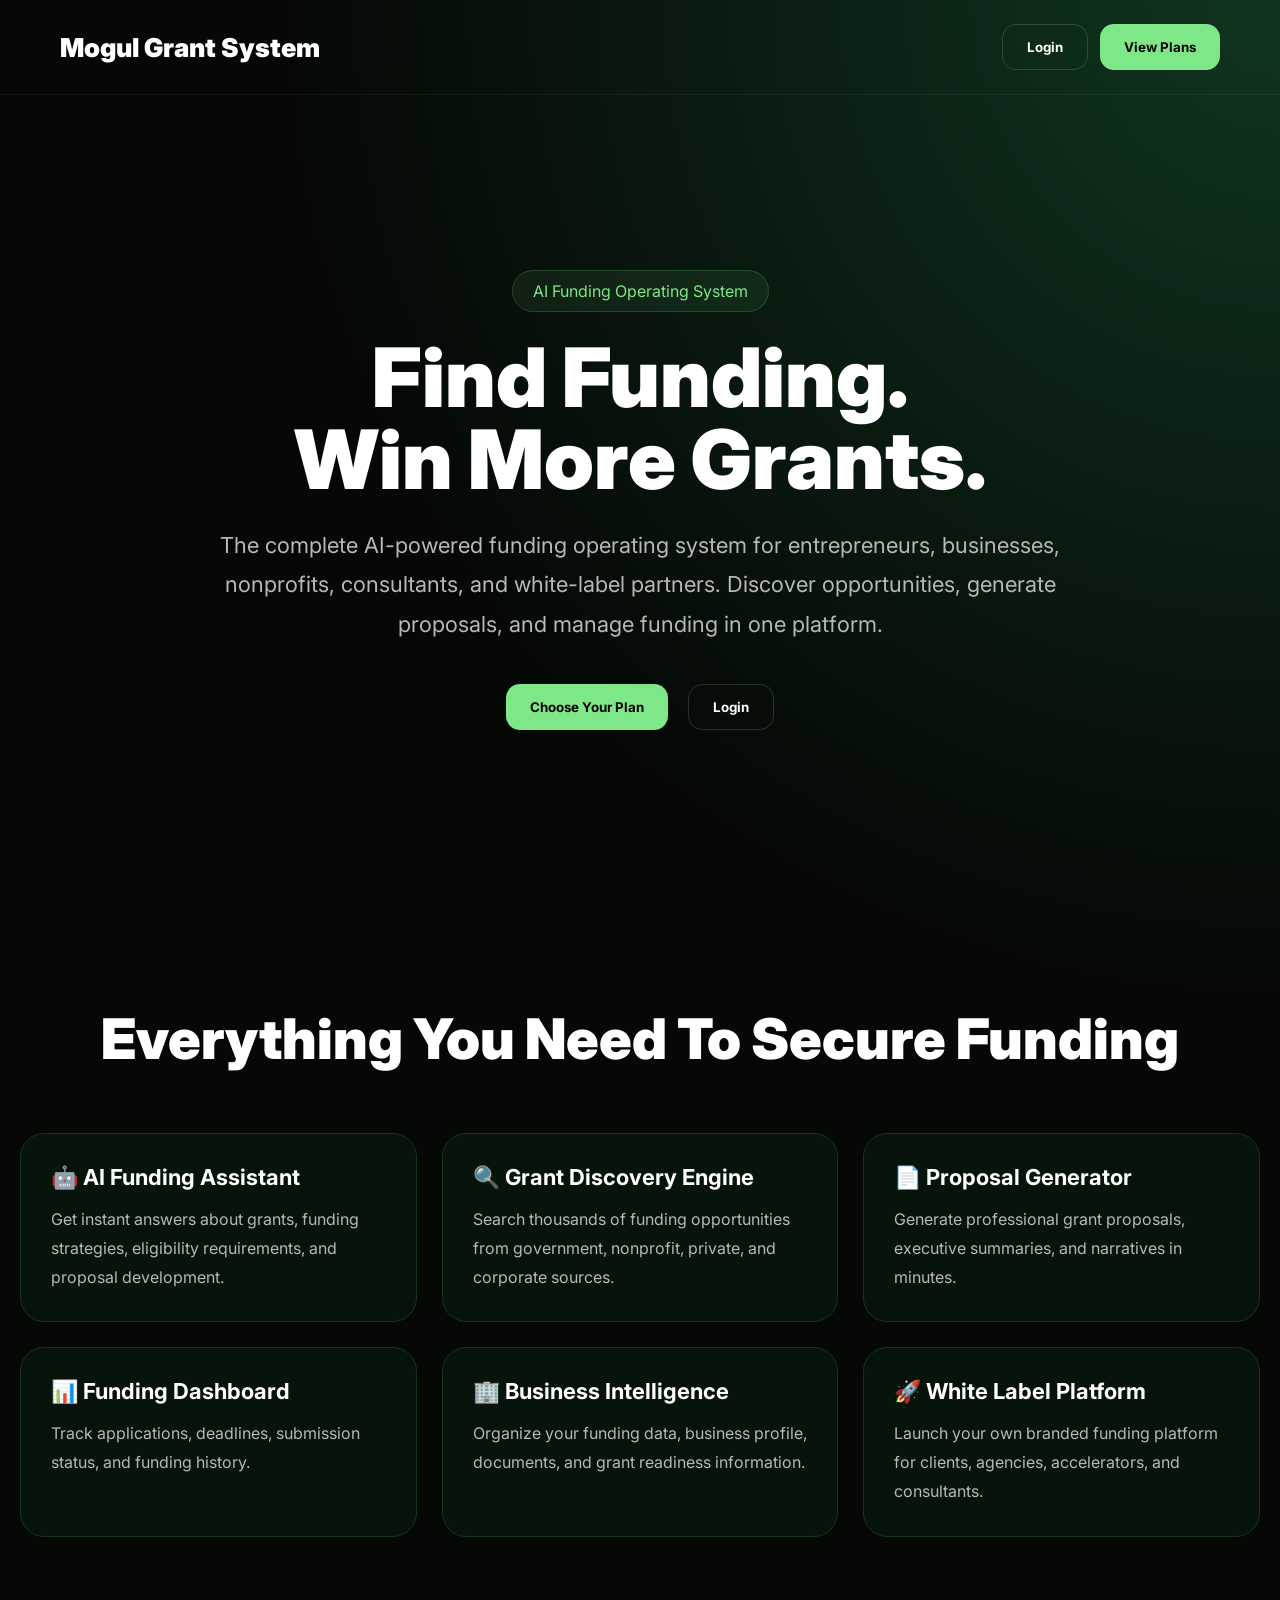
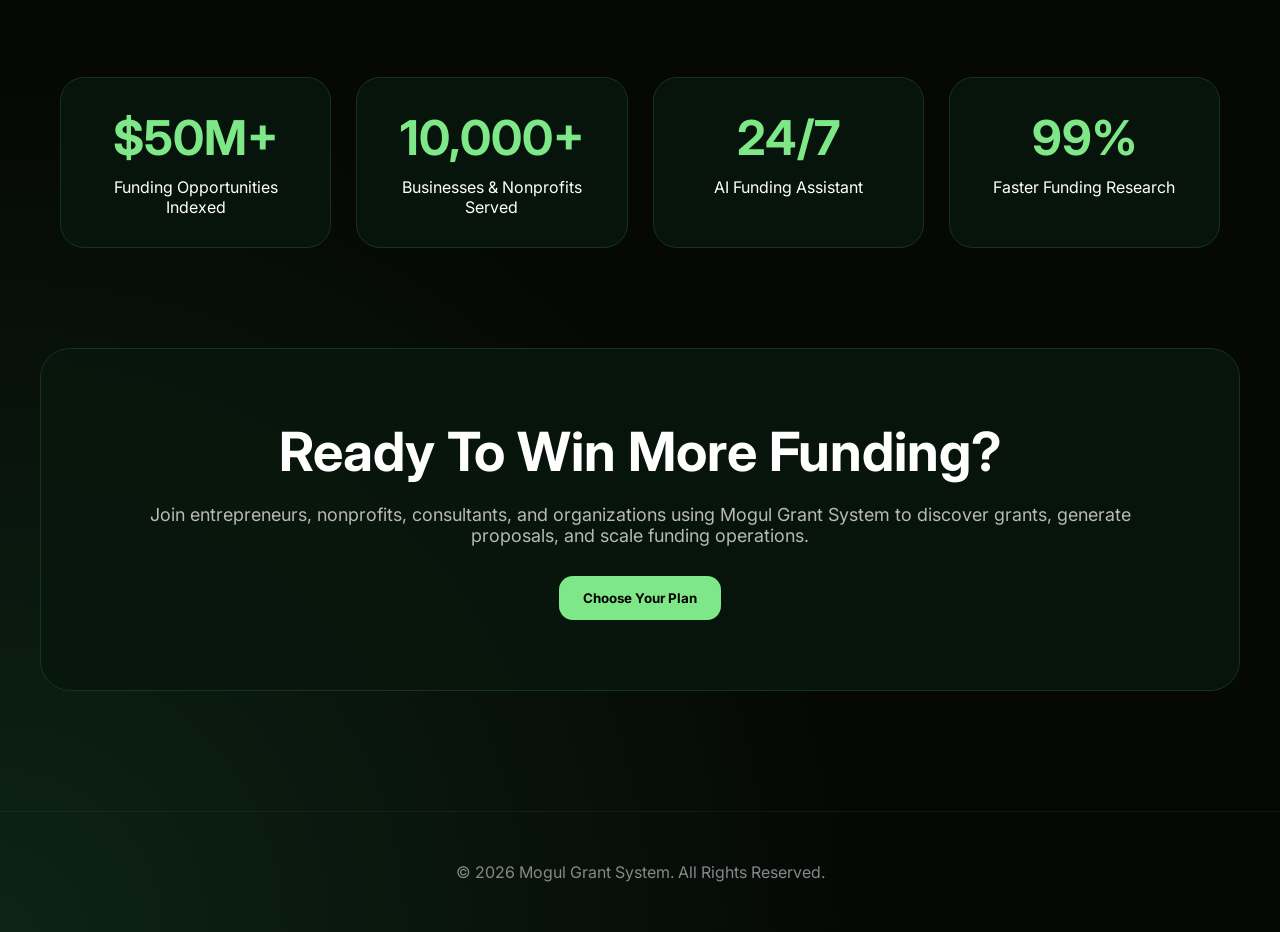
<file: index.html>
<!DOCTYPE html>
<html lang="en">
<head>
<meta charset="UTF-8">
<meta name="viewport" content="width=device-width, initial-scale=1.0">

<title>Mogul Grant System</title>

<link href="https://fonts.googleapis.com/css2?family=Inter:wght@300;400;500;600;700;800;900&display=swap" rel="stylesheet">

<style>

:root{
--bg:#050805;
--card:#08170d;
--border:#163320;
--accent:#7EE787;
--text:#ffffff;
--muted:#b8b8b8;
}

*{
margin:0;
padding:0;
box-sizing:border-box;
font-family:'Inter',sans-serif;
}

body{
background:
radial-gradient(circle at top right,#10351f 0%,transparent 35%),
radial-gradient(circle at bottom left,#0d2415 0%,transparent 30%),
var(--bg);
color:var(--text);
overflow-x:hidden;
}

.nav{
display:flex;
justify-content:space-between;
align-items:center;
padding:24px 60px;
border-bottom:1px solid rgba(255,255,255,.05);
}

.logo{
font-size:26px;
font-weight:900;
}

.nav-buttons{
display:flex;
gap:12px;
}

.btn{
padding:14px 24px;
border-radius:14px;
border:none;
cursor:pointer;
font-weight:700;
transition:.25s;
}

.btn-primary{
background:var(--accent);
color:black;
}

.btn-secondary{
background:transparent;
color:white;
border:1px solid rgba(255,255,255,.15);
}

.hero{
min-height:90vh;
display:flex;
justify-content:center;
align-items:center;
text-align:center;
padding:60px 20px;
}

.hero-content{
max-width:1000px;
}

.badge{
display:inline-block;
padding:10px 20px;
border-radius:999px;
background:rgba(126,231,135,.08);
border:1px solid rgba(126,231,135,.18);
color:var(--accent);
margin-bottom:25px;
}

.hero h1{
font-size:82px;
font-weight:900;
line-height:1;
margin-bottom:25px;
}

.hero p{
font-size:22px;
line-height:1.8;
max-width:850px;
margin:auto;
color:var(--muted);
margin-bottom:40px;
}

.hero-actions{
display:flex;
justify-content:center;
gap:20px;
flex-wrap:wrap;
}

.features{
max-width:1300px;
margin:auto;
padding:100px 20px;
}

.section-title{
font-size:56px;
font-weight:900;
text-align:center;
margin-bottom:60px;
}

.feature-grid{
display:grid;
grid-template-columns:repeat(3,1fr);
gap:25px;
}

.feature{
background:rgba(8,23,13,.8);
border:1px solid var(--border);
border-radius:24px;
padding:30px;
}

.feature h3{
font-size:22px;
margin-bottom:15px;
}

.feature p{
color:var(--muted);
line-height:1.8;
}

.stats{
max-width:1200px;
margin:auto;
padding:40px 20px 100px;
display:grid;
grid-template-columns:repeat(4,1fr);
gap:25px;
}

.stat{
background:rgba(8,23,13,.8);
border:1px solid var(--border);
border-radius:24px;
padding:30px;
text-align:center;
}

.stat h2{
font-size:48px;
color:var(--accent);
margin-bottom:10px;
}

.cta{
max-width:1200px;
margin:0 auto 120px;
padding:70px;
text-align:center;
background:rgba(8,23,13,.8);
border:1px solid var(--border);
border-radius:30px;
}

.cta h2{
font-size:54px;
margin-bottom:20px;
}

.cta p{
color:var(--muted);
font-size:18px;
margin-bottom:30px;
}

.footer{
padding:50px;
text-align:center;
border-top:1px solid rgba(255,255,255,.05);
color:#888;
}

@media(max-width:1000px){

.hero h1{
font-size:52px;
}

.feature-grid,
.stats{
grid-template-columns:1fr;
}

.section-title{
font-size:40px;
}

.nav{
padding:20px;
}

}

</style>
</head>

<body>

<nav class="nav">

<div class="logo">
Mogul Grant System
</div>

<div class="nav-buttons">

<button
class="btn btn-secondary"
onclick="window.location.href='login.html'">
Login
</button>

<button
class="btn btn-primary"
onclick="window.location.href='pricing.html'">
View Plans
</button>

</div>

</nav>

<section class="hero">

<div class="hero-content">

<div class="badge">
AI Funding Operating System
</div>

<h1>
Find Funding.<br>
Win More Grants.
</h1>

<p>
The complete AI-powered funding operating system for entrepreneurs,
businesses, nonprofits, consultants, and white-label partners.
Discover opportunities, generate proposals, and manage funding
in one platform.
</p>

<div class="hero-actions">

<button
class="btn btn-primary"
onclick="window.location.href='pricing.html'">
Choose Your Plan
</button>

<button
class="btn btn-secondary"
onclick="window.location.href='login.html'">
Login
</button>

</div>

</div>

</section>
<section class="features">

<h2 class="section-title">
Everything You Need To Secure Funding
</h2>

<div class="feature-grid">

<div class="feature">
<h3>🤖 AI Funding Assistant</h3>
<p>
Get instant answers about grants, funding strategies,
eligibility requirements, and proposal development.
</p>
</div>

<div class="feature">
<h3>🔍 Grant Discovery Engine</h3>
<p>
Search thousands of funding opportunities from
government, nonprofit, private, and corporate sources.
</p>
</div>

<div class="feature">
<h3>📄 Proposal Generator</h3>
<p>
Generate professional grant proposals,
executive summaries, and narratives in minutes.
</p>
</div>

<div class="feature">
<h3>📊 Funding Dashboard</h3>
<p>
Track applications, deadlines,
submission status, and funding history.
</p>
</div>

<div class="feature">
<h3>🏢 Business Intelligence</h3>
<p>
Organize your funding data, business profile,
documents, and grant readiness information.
</p>
</div>

<div class="feature">
<h3>🚀 White Label Platform</h3>
<p>
Launch your own branded funding platform
for clients, agencies, accelerators, and consultants.
</p>
</div>

</div>

</section>

<section class="stats">

<div class="stat">
<h2>$50M+</h2>
<p>Funding Opportunities Indexed</p>
</div>

<div class="stat">
<h2>10,000+</h2>
<p>Businesses & Nonprofits Served</p>
</div>

<div class="stat">
<h2>24/7</h2>
<p>AI Funding Assistant</p>
</div>

<div class="stat">
<h2>99%</h2>
<p>Faster Funding Research</p>
</div>

</section>

<section class="cta">

<h2>
Ready To Win More Funding?
</h2>

<p>
Join entrepreneurs, nonprofits, consultants,
and organizations using Mogul Grant System
to discover grants, generate proposals,
and scale funding operations.
</p>

<button
class="btn btn-primary"
onclick="window.location.href='pricing.html'">
Choose Your Plan
</button>

</section>

<footer class="footer">

© 2026 Mogul Grant System.
All Rights Reserved.

</footer>

</body>
</html>
</file>
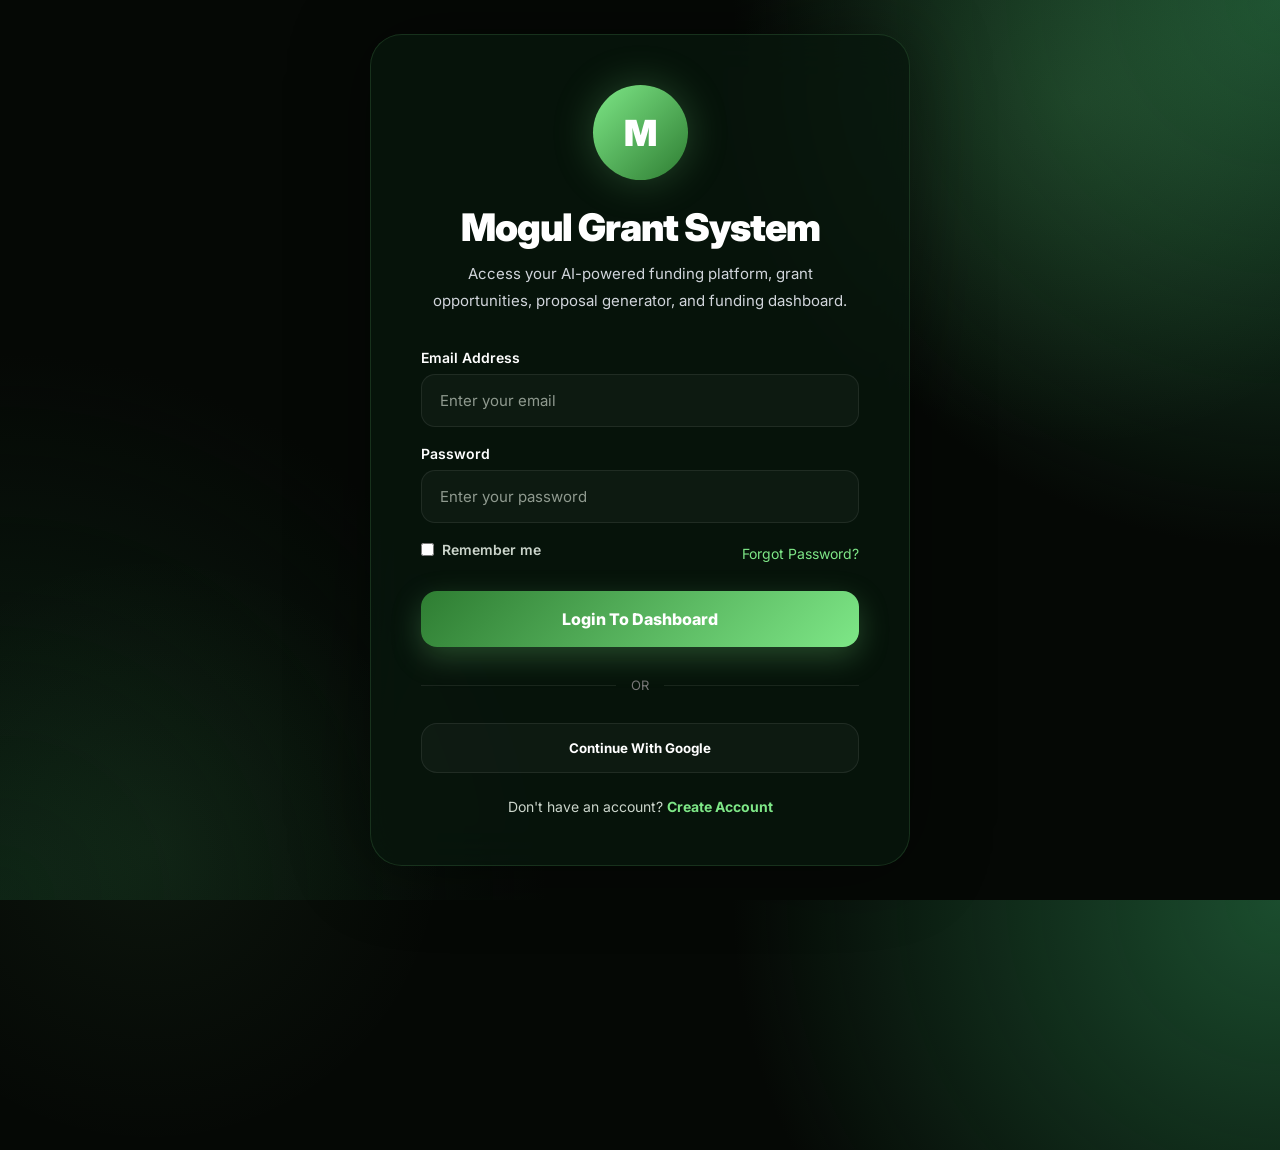
<file: dashboard.html>
<!DOCTYPE html>

<html lang="en">
<head>

<meta charset="UTF-8">
<meta name="viewport" content="width=device-width, initial-scale=1.0">

<title>Mogul Grant System Dashboard</title>

<link href="https://fonts.googleapis.com/css2?family=Inter:wght@300;400;500;600;700;800;900&display=swap" rel="stylesheet">

<style>

:root{
--bg:#050805;
--card:#08170d;
--border:#163320;
--accent:#7EE787;
--text:#ffffff;
--muted:#b4c1b4;
}

*{
margin:0;
padding:0;
box-sizing:border-box;
font-family:'Inter',sans-serif;
}

body{
background:var(--bg);
color:white;
overflow:hidden;
}

.dashboard{
display:flex;
height:100vh;
}

/* SIDEBAR */

.sidebar{

width:280px;

background:
rgba(8,23,13,.95);

border-right:
1px solid rgba(126,231,135,.08);

padding:25px;

display:flex;
flex-direction:column;

}

.brand{

display:flex;
align-items:center;
gap:15px;

margin-bottom:40px;

}

.logo{

width:55px;
height:55px;

border-radius:50%;

background:
linear-gradient(
135deg,
#2E7D32,
#7EE787
);

display:flex;
justify-content:center;
align-items:center;

font-size:24px;
font-weight:900;

}

.brand h2{
font-size:20px;
font-weight:800;
}

.brand p{
font-size:12px;
color:var(--muted);
}

.nav{

display:flex;
flex-direction:column;
gap:10px;

}

.nav button{

background:none;
border:none;

color:white;

padding:15px;

border-radius:14px;

cursor:pointer;

text-align:left;

font-size:15px;

transition:.25s;

}

.nav button:hover{

background:
rgba(126,231,135,.08);

}

.logout{

margin-top:auto;

background:
rgba(255,0,0,.08);

border:none;

padding:15px;

border-radius:14px;

color:#ffb4b4;

cursor:pointer;

}

/* MAIN */

.main{

flex:1;

display:flex;
flex-direction:column;

overflow:hidden;

}

.header{

height:90px;

display:flex;
justify-content:space-between;
align-items:center;

padding:0 30px;

border-bottom:
1px solid rgba(255,255,255,.05);

background:
rgba(8,23,13,.75);

}

.user-info h3{
font-size:20px;
}

.user-info p{
color:var(--muted);
}

.plan-badge{

padding:10px 18px;

border-radius:999px;

background:
rgba(126,231,135,.08);

border:
1px solid rgba(126,231,135,.15);

color:#7EE787;

font-weight:700;

}

.content{

flex:1;

overflow-y:auto;

padding:30px;

}

.cards{

display:grid;

grid-template-columns:
repeat(3,1fr);

gap:25px;

margin-bottom:30px;

}

.card{

background:
rgba(8,23,13,.8);

border:
1px solid rgba(126,231,135,.08);

border-radius:24px;

padding:25px;

}

.card h3{

font-size:18px;
margin-bottom:10px;

}

.card p{

color:var(--muted);

line-height:1.8;

}

.quick-actions{

display:flex;
gap:15px;

margin-top:20px;

flex-wrap:wrap;

}

.action-btn{

padding:15px 20px;

border:none;

border-radius:14px;

background:
linear-gradient(
135deg,
#2E7D32,
#7EE787
);

color:white;

font-weight:700;

cursor:pointer;

}

.module{

background:
rgba(8,23,13,.8);

border:
1px solid rgba(126,231,135,.08);

border-radius:24px;

padding:25px;

margin-bottom:25px;

}

.module h2{

margin-bottom:20px;

}

textarea{

width:100%;

height:150px;

background:#111;

border:
1px solid rgba(255,255,255,.08);

border-radius:16px;

padding:18px;

color:white;

resize:none;

}

.search-btn{

margin-top:15px;

padding:15px 20px;

border:none;

border-radius:14px;

background:
linear-gradient(
135deg,
#2E7D32,
#7EE787
);

color:white;

font-weight:700;

cursor:pointer;

}

@media(max-width:1000px){

.sidebar{
display:none;
}

.cards{
grid-template-columns:1fr;
}

}

</style>

</head>

<body>

<script>

const token =
localStorage.getItem(
"token"
);

if(!token){

window.location.href =
"login.html";

}

</script>

<div class="dashboard">

<!-- SIDEBAR -->

<div class="sidebar">

<div class="brand">

<div class="logo">
M
</div>

<div>

<h2>
Mogul Grant System
</h2>

<p>
Funding Platform
</p>

</div>

</div>

<div class="nav">

<button>
🏠 Dashboard
</button>

<button>
🤖 AI Assistant
</button>

<button>
🔍 Grant Search
</button>

<button>
📄 Proposal Generator
</button>

<button>
⭐ Saved Grants
</button>

<button>
👤 Profile
</button>

</div>

<button
class="logout"
onclick="logout()"

>

🚪 Logout </button>

</div>

<!-- MAIN -->

<div class="main">

<div class="header">

<div class="user-info">

<h3 id="userName">
Welcome
</h3>

<p id="userEmail">
Loading...
</p>

</div>

<div
id="planBadge"
class="plan-badge"
>
Plan
</div>

</div>

<div class="content">

<div class="cards">

<div class="card">

<h3>
Grant Search
</h3>

<p>
Find funding opportunities
matched to your business.
</p>

</div>

<div class="card">

<h3>
Proposal Generator
</h3>

<p>
Generate professional
grant proposals instantly.
</p>

</div>

<div class="card">

<h3>
AI Funding Assistant
</h3>

<p>
Get strategic funding advice
powered by AI.
</p>

</div>

</div>

<div class="module">

<h2>
AI Funding Assistant
</h2>

<textarea
id="chatInput"
placeholder="Ask about grants, funding, or proposal strategy..."
></textarea>

<button
class="search-btn"
onclick="sendMessage()"

>

Ask AI </button>

</div>

<div class="module">

<h2>
Grant Search
</h2>

<textarea
id="grantSearch"
placeholder="Describe your business or funding goals..."
></textarea>

<button
class="search-btn"
onclick="searchGrants()"

>

Search Grants </button>

</div>

<div
id="results"
class="module"
>

<h2>
Results
</h2>

<p>
Search results will appear here.
</p>

</div>

</div>

</div>

</div>

<script>

const API_BASE =
"https://mogul-grant-system-backend-production.up.railway.app";

const user =
JSON.parse(
localStorage.getItem(
"user"
)
);

if(user){

document.getElementById(
"userName"
).innerText =
"Welcome, " +
(user.fullName || user.name)

document.getElementById(
"userEmail"
).innerText =
user.email;

document.getElementById(
"planBadge"
).innerText =
user.plan;

}

function logout(){

localStorage.clear();

window.location.href =
"login.html";

}

async function sendMessage(){

const prompt =
document.getElementById(
"chatInput"
).value;

if(!prompt){
return;
}

document.getElementById(
"results"
).innerHTML =
"<h2>Results</h2><p>Thinking...</p>";

try{

const response =
await fetch(
API_BASE + "/chat",
{
method:"POST",
headers:{
"Content-Type":"application/json"
},
body:JSON.stringify({
message:prompt
})
}
);

const data =
await response.json();

document.getElementById(
"results"
).innerHTML =
`
<h2>AI Response</h2>
<p>
${data.response || JSON.stringify(data)}
</p>
`;

}catch(error){

document.getElementById(
"results"
).innerHTML =
`
<h2>Error</h2>
<p>
${error.message}
</p>
`;

}
  
}

async function searchGrants(){

const query =
document.getElementById(
"grantSearch"
).value;

if(!query){
return;
}

document.getElementById(
"results"
).innerHTML =
"<h2>Results</h2><p>Searching...</p>";

try{

const response =
await fetch(
API_BASE + "/grant-search",
{
method:"POST",
headers:{
"Content-Type":"application/json"
},
body:JSON.stringify({
query:query
})
}
);

const data =
await response.json();

document.getElementById(
"results"
).innerHTML =
`
<h2>Grant Results</h2>
<pre style="
white-space:pre-wrap;
color:white;
">
${JSON.stringify(data,null,2)}
</pre>
`;

}catch(error){

document.getElementById(
"results"
).innerHTML =
`
<h2>Error</h2>
<p>${error.message}</p>
`;

}

}

</script>

</body>
</html>
</file>
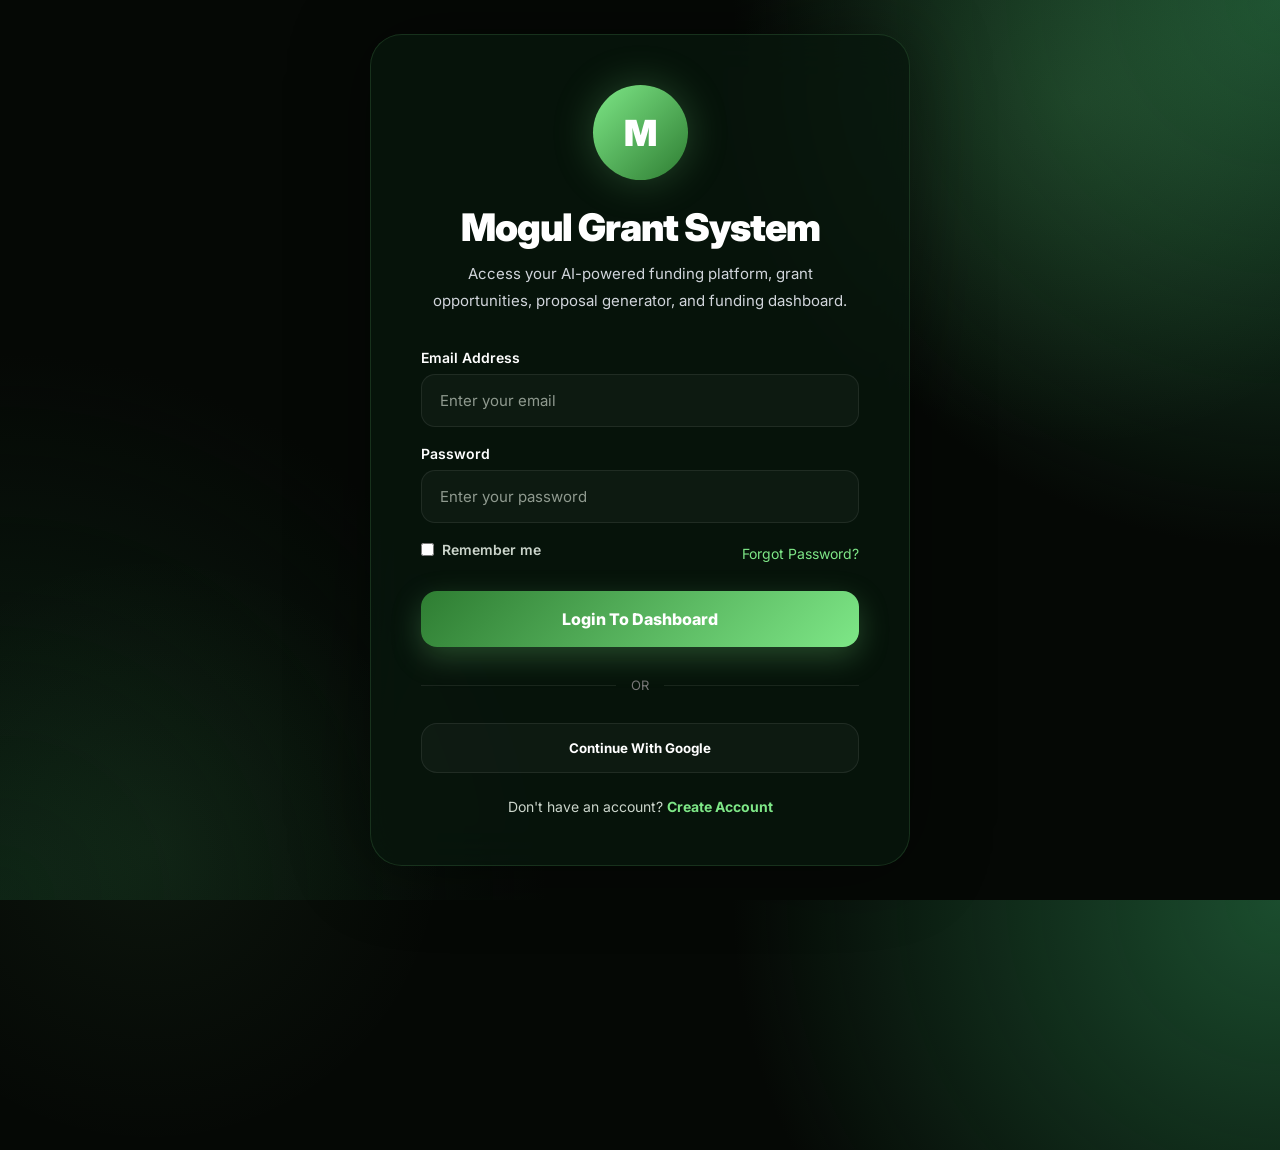
<file: login.html>
<!DOCTYPE html>
<html lang="en">
<head>

<meta charset="UTF-8">
<meta name="viewport" content="width=device-width, initial-scale=1.0">

<title>Mogul Grant System - Login</title>

<link href="https://fonts.googleapis.com/css2?family=Inter:wght@300;400;500;600;700;800;900&display=swap" rel="stylesheet">

<style>

:root{
--bg:#050805;
--card:#08170d;
--border:#163320;
--accent:#7EE787;
--text:#ffffff;
--muted:#c9d1c9;
}

*{
margin:0;
padding:0;
box-sizing:border-box;
font-family:'Inter',sans-serif;
}

html,
body{
height:100%;
}

body{

min-height:100vh;

background:
radial-gradient(circle at top right,#1b4d2e 0%,transparent 35%),
radial-gradient(circle at bottom left,#0b1f12 0%,transparent 35%),
#050805;

display:flex;
justify-content:center;
align-items:center;

padding:30px;

 overflow-x:hidden;
 overflow-y:auto;
 min-height:100vh;

color:#ffffff;

}

body::before{

content:"";

position:absolute;

width:700px;
height:700px;

background:
radial-gradient(
circle,
rgba(126,231,135,.12),
transparent 70%
);

top:-250px;
right:-150px;

pointer-events:none;

}

body::after{

content:"";

position:absolute;

width:600px;
height:600px;

background:
radial-gradient(
circle,
rgba(126,231,135,.06),
transparent 70%
);

bottom:-250px;
left:-150px;

pointer-events:none;

}

.login-card{

width:100%;
max-width:540px;

background:
rgba(8,23,13,.82);

backdrop-filter:blur(25px);

-webkit-backdrop-filter:blur(25px);

border:
1px solid rgba(126,231,135,.14);

border-radius:32px;

padding:50px;

position:relative;

z-index:2;

color:#ffffff;

box-shadow:
0 0 80px rgba(0,0,0,.45);

}

.logo{

display:flex;
justify-content:center;

margin-bottom:24px;

}

.logo-circle{

width:95px;
height:95px;

border-radius:50%;

background:
linear-gradient(
135deg,
#7EE787,
#2E7D32
);

display:flex;
justify-content:center;
align-items:center;

font-size:36px;
font-weight:900;

color:#ffffff;

box-shadow:
0 0 40px rgba(126,231,135,.25);

}

.brand{

text-align:center;

margin-bottom:35px;

color:#ffffff;

}

.brand h1{

font-size:38px;

font-weight:900;

margin-bottom:10px;

color:#ffffff !important;

letter-spacing:-1px;

}

.brand p{

font-size:15px;

line-height:1.8;

color:#d1d5db;

}

.error{

display:none;

margin-bottom:20px;

padding:15px;

border-radius:14px;

background:
rgba(255,0,0,.08);

border:
1px solid rgba(255,0,0,.15);

color:#ff9f9f;

font-size:14px;

}

.form-group{

margin-bottom:18px;

}

label{

display:block;

margin-bottom:8px;

font-size:14px;

font-weight:600;

color:#ffffff;

}

input{

width:100%;

padding:16px 18px;

background:
rgba(255,255,255,.03);

border:
1px solid rgba(255,255,255,.08);

border-radius:14px;

outline:none;

color:#ffffff;

font-size:15px;

transition:.25s;

}

input::placeholder{

color:#8f9a8f;

}

input:focus{

border-color:#7EE787;

box-shadow:
0 0 0 4px
rgba(126,231,135,.08);

}

.row{

display:flex;

justify-content:space-between;

align-items:center;

margin:18px 0 25px;

font-size:14px;

}

.checkbox{

display:flex;

align-items:center;

gap:8px;

color:#cbd5cb;

}

.checkbox input{

width:auto;

}

a{

text-decoration:none;

color:#7EE787;

}

.login-btn{

width:100%;

padding:18px;

border:none;

border-radius:16px;

background:
linear-gradient(
135deg,
#2E7D32,
#7EE787
);

color:#ffffff !important;

font-size:16px;

font-weight:800;

cursor:pointer;

transition:.25s;

box-shadow:
0 10px 30px
rgba(126,231,135,.25);

}

.login-btn:hover{

transform:translateY(-2px);

box-shadow:
0 15px 40px
rgba(126,231,135,.35);

}

.divider{

display:flex;

align-items:center;

margin:30px 0;

font-size:13px;

color:#777;

}

.divider::before,
.divider::after{

content:"";

flex:1;

height:1px;

background:
rgba(255,255,255,.08);

}

.divider span{

padding:0 15px;

}

.google-btn{

width:100%;

padding:16px;

border-radius:16px;

border:
1px solid rgba(255,255,255,.08);

background:
rgba(255,255,255,.03);

color:#ffffff;

font-weight:700;

cursor:pointer;

}

.footer{

margin-top:25px;

text-align:center;

font-size:14px;

color:#cbd5cb;

}

.footer a{

font-weight:700;

}

.loading{

opacity:.6;

pointer-events:none;

}

@media(max-width:600px){

.login-card{

padding:30px;

}

.brand h1{

font-size:30px;

}

}

</style>
</head>

<body>

<div class="login-card">

    <div class="logo">

        <div class="logo-circle">
            M
        </div>

    </div>

    <div class="brand">

        <h1>
            Mogul Grant System
        </h1>

        <p>
            Access your AI-powered funding platform,
            grant opportunities, proposal generator,
            and funding dashboard.
        </p>

    </div>

    <div
        id="errorBox"
        class="error"
    >
        Invalid login credentials.
    </div>

    <form
        onsubmit="login(event)"
    >

        <div class="form-group">

            <label>
                Email Address
            </label>

            <input
                type="email"
                id="email"
                placeholder="Enter your email"
                required
            >

        </div>

        <div class="form-group">

            <label>
                Password
            </label>

            <input
                type="password"
                id="password"
                placeholder="Enter your password"
                required
            >

        </div>

        <div class="row">

            <label class="checkbox">

                <input type="checkbox">

                <span>
                    Remember me
                </span>

            </label>

            <a href="#">
                Forgot Password?
            </a>

        </div>

        <button
            id="loginBtn"
            class="login-btn"
            type="submit"
        >
            Login To Dashboard
        </button>

    </form>

    <div class="divider">
        <span>OR</span>
    </div>

    <button class="google-btn">
        Continue With Google
    </button>

    <div class="footer">

        Don't have an account?

        <a href="signup.html">
            Create Account
        </a>

    </div>

</div>

<script>

const API_BASE =
"https://mogul-grant-system-backend-production.up.railway.app";

async function login(e){

    e.preventDefault();

    const btn =
    document.getElementById(
        "loginBtn"
    );

    btn.classList.add(
        "loading"
    );

    btn.innerHTML =
    "Signing In...";

    const email =
    document.getElementById(
        "email"
    ).value.trim();

    const password =
    document.getElementById(
        "password"
    ).value;

    try{

        const response =
        await fetch(

            API_BASE +
            "/api/auth/login",

            {

                method:"POST",

                headers:{
                    "Content-Type":
                    "application/json"
                },

                body:JSON.stringify({

                    email,
                    password

                })

            }

        );

        const data =
        await response.json();

        if(data.success){

            localStorage.setItem(
                "token",
                data.token
            );

            localStorage.setItem(
                "user",
                JSON.stringify(
                    data.user
                )
            );

            window.location.href =
            "dashboard.html";

            return;

        }

        showError(

            data.error ||

            "Invalid login credentials"

        );

    }catch(err){

        console.error(err);

        showError(
            "Unable to connect to server."
        );

    }

    btn.classList.remove(
        "loading"
    );

    btn.innerHTML =
    "Login To Dashboard";

}

function showError(message){

    const box =
    document.getElementById(
        "errorBox"
    );

    box.style.display =
    "block";

    box.innerHTML =
    message;

}

if(
    localStorage.getItem(
        "token"
    )
){

    console.log(
        "Existing session found"
    );

}

</script>

</body>
</html>
</file>
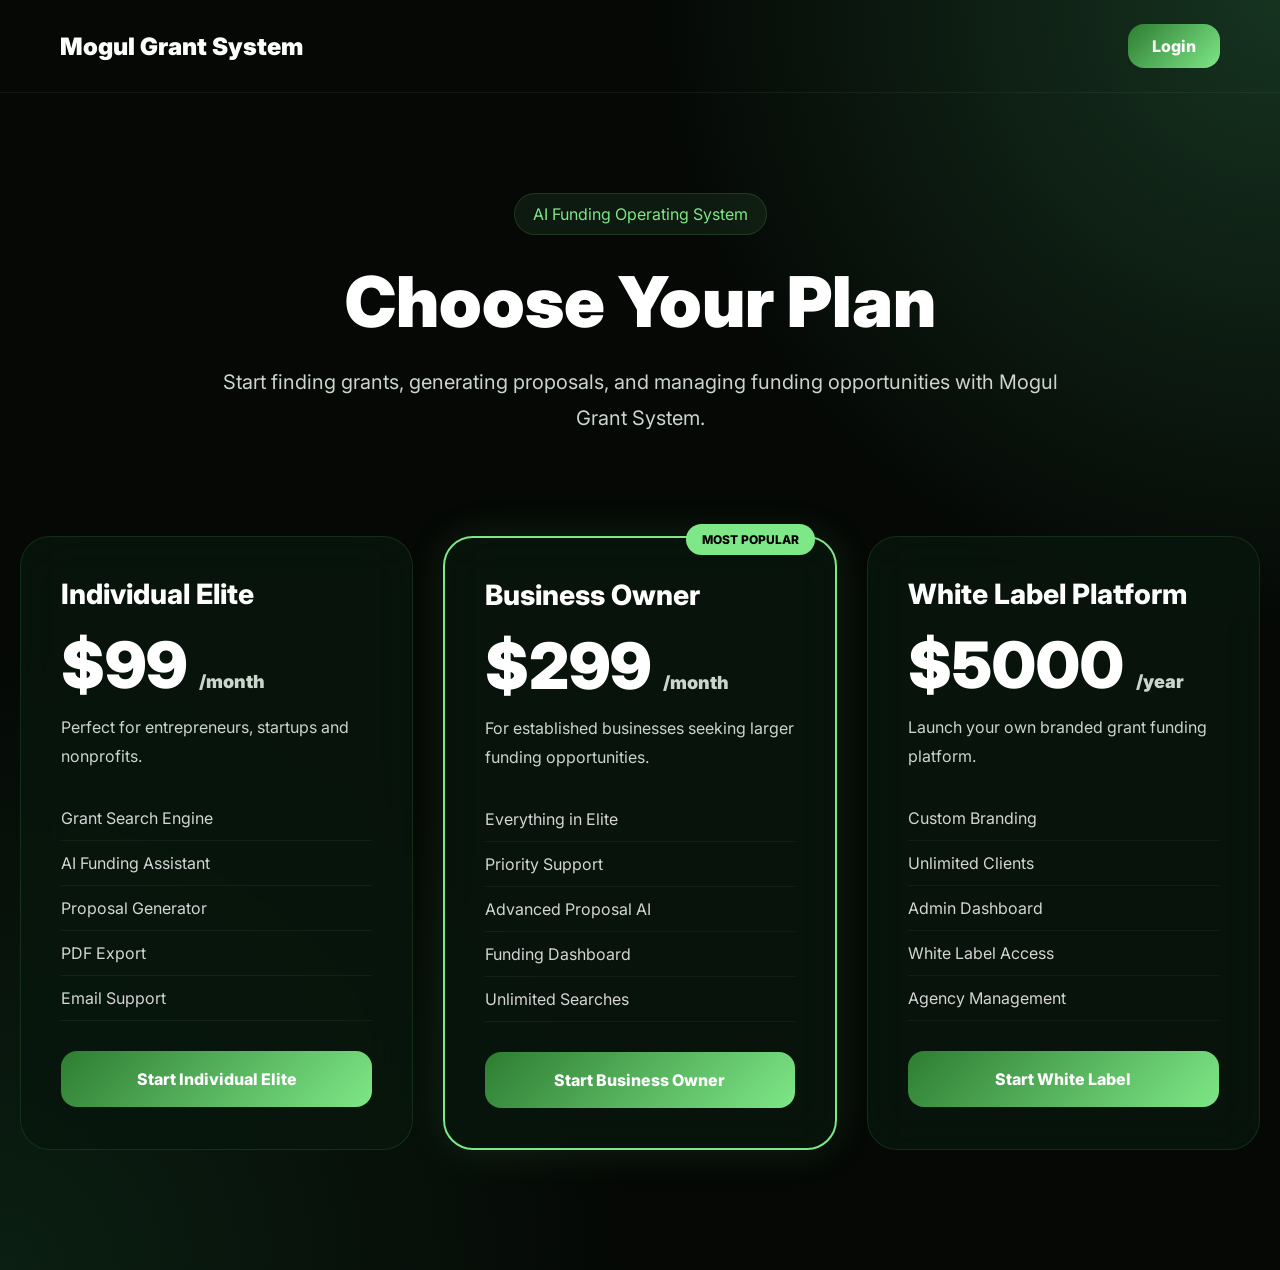
<file: pricing.html>
<!DOCTYPE html>

<html lang="en">
<head>

<meta charset="UTF-8">
<meta name="viewport" content="width=device-width, initial-scale=1.0">

<title>Mogul Grant System - Pricing</title>

<link href="https://fonts.googleapis.com/css2?family=Inter:wght@300;400;500;600;700;800;900&display=swap" rel="stylesheet">

<style>

:root{
--bg:#050805;
--card:#08170d;
--border:#163320;
--accent:#7EE787;
--text:#ffffff;
}

*{
margin:0;
padding:0;
box-sizing:border-box;
font-family:'Inter',sans-serif;
}

body{

background:
radial-gradient(circle at top right,#163320 0%,transparent 35%),
radial-gradient(circle at bottom left,#0b1f12 0%,transparent 35%),
#050805;

color:white;

min-height:100vh;

}

.nav{

display:flex;
justify-content:space-between;
align-items:center;

padding:24px 60px;

border-bottom:
1px solid rgba(255,255,255,.05);

}

.logo{

font-size:24px;
font-weight:900;

}

.hero{

text-align:center;

padding:100px 20px 70px;

}

.badge{

display:inline-block;

padding:10px 18px;

border-radius:999px;

background:
rgba(126,231,135,.08);

border:
1px solid rgba(126,231,135,.15);

color:#7EE787;

margin-bottom:24px;

}

.hero h1{

font-size:70px;

font-weight:900;

margin-bottom:20px;

}

.hero p{

max-width:850px;

margin:auto;

font-size:20px;

line-height:1.8;

color:#cbd5cb;

}

.pricing{

max-width:1300px;

margin:auto;

padding:30px 20px 120px;

}

.cards{

display:grid;

grid-template-columns:
repeat(3,1fr);

gap:30px;

}

.card{

background:
rgba(8,23,13,.8);

backdrop-filter:blur(25px);

border:
1px solid rgba(126,231,135,.12);

border-radius:30px;

padding:40px;

position:relative;

transition:.3s;

}

.card:hover{

transform:translateY(-8px);

border-color:#7EE787;

}

.featured{

border:2px solid #7EE787;

box-shadow:
0 0 40px
rgba(126,231,135,.12);

}

.plan{

font-size:28px;
font-weight:800;

margin-bottom:15px;

}

.price{

font-size:64px;

font-weight:900;

margin-bottom:10px;

}

.price span{

font-size:18px;

color:#cbd5cb;

}

.desc{

color:#cbd5cb;

line-height:1.8;

margin-bottom:25px;

}

.features{

list-style:none;

margin-bottom:30px;

}

.features li{

padding:12px 0;

border-bottom:
1px solid rgba(255,255,255,.05);

color:#d5d5d5;

}

.btn{

width:100%;

padding:18px;

border:none;

border-radius:16px;

font-size:16px;
font-weight:800;

cursor:pointer;

background:
linear-gradient(
135deg,
#2E7D32,
#7EE787
);

color:white;

}

.btn:hover{

transform:translateY(-2px);

}

.popular{

position:absolute;

top:-14px;
right:20px;

padding:8px 16px;

border-radius:999px;

background:#7EE787;

color:black;

font-size:12px;
font-weight:800;

}

@media(max-width:1000px){

.cards{
grid-template-columns:1fr;
}

.hero h1{
font-size:48px;
}

}

</style>

</head>

<body>

<nav class="nav">

<div class="logo">
Mogul Grant System
</div>

<a href="login.html">

<button class="btn" style="
width:auto;
padding:12px 24px;
">

Login

</button>

</a>

</nav>

<section class="hero">

<div class="badge">
AI Funding Operating System
</div>

<h1>
Choose Your Plan
</h1>

<p>
Start finding grants, generating proposals,
and managing funding opportunities with
Mogul Grant System.
</p>

</section>

<section class="pricing">

<div class="cards">

<!-- PLAN 1 -->

<div class="card">

<div class="plan">
Individual Elite
</div>

<div class="price">
$99
<span>/month</span>
</div>

<div class="desc">

Perfect for entrepreneurs,
startups and nonprofits.

</div>

<ul class="features">

<li>Grant Search Engine</li>

<li>AI Funding Assistant</li>

<li>Proposal Generator</li>

<li>PDF Export</li>

<li>Email Support</li>

</ul>

<button
class="btn"
onclick="selectPlan(
'Individual Elite',
'$99/month'
)"

>

Start Individual Elite

</button>

</div>

<!-- PLAN 2 -->

<div class="card featured">

<div class="popular">
MOST POPULAR
</div>

<div class="plan">
Business Owner
</div>

<div class="price">
$299
<span>/month</span>
</div>

<div class="desc">

For established businesses
seeking larger funding opportunities.

</div>

<ul class="features">

<li>Everything in Elite</li>

<li>Priority Support</li>

<li>Advanced Proposal AI</li>

<li>Funding Dashboard</li>

<li>Unlimited Searches</li>

</ul>

<button
class="btn"
onclick="selectPlan(
'Business Owner',
'$299/month'
)"

>

Start Business Owner

</button>

</div>

<!-- PLAN 3 -->

<div class="card">

<div class="plan">
White Label Platform
</div>

<div class="price">
$5000
<span>/year</span>
</div>

<div class="desc">

Launch your own branded
grant funding platform.

</div>

<ul class="features">

<li>Custom Branding</li>

<li>Unlimited Clients</li>

<li>Admin Dashboard</li>

<li>White Label Access</li>

<li>Agency Management</li>

</ul>

<button
class="btn"
onclick="selectPlan(
'White Label Platform',
'$5000/year'
)"

>

Start White Label

</button>

</div>

</div>

</section>

<script>

function selectPlan(
planName,
planPrice
){

localStorage.setItem(

"selectedPlan",

JSON.stringify({

name:planName,
price:planPrice

})

);

window.location.href =
"signup.html";

}

</script>

</body>
</html>
</file>
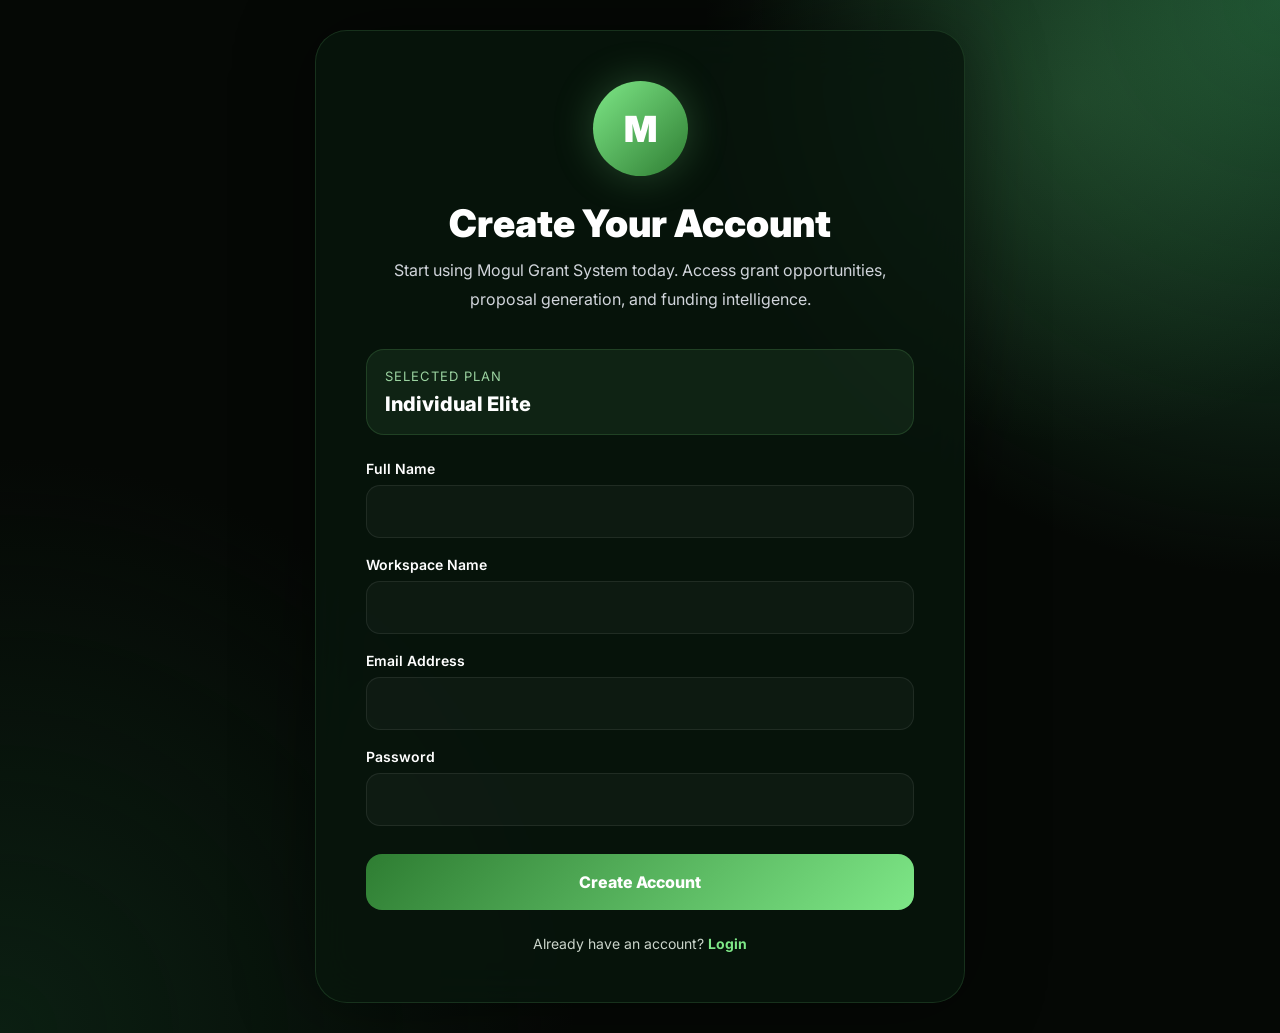
<file: signup.html>
<!DOCTYPE html>

<html lang="en">
<head>

<meta charset="UTF-8">
<meta name="viewport" content="width=device-width, initial-scale=1.0">

<title>Mogul Grant System - Create Account</title>

<link href="https://fonts.googleapis.com/css2?family=Inter:wght@300;400;500;600;700;800;900&display=swap" rel="stylesheet">

<style>

:root{
--bg:#050805;
--card:#08170d;
--border:#163320;
--accent:#7EE787;
--text:#ffffff;
--muted:#c9d1c9;
}

*{
margin:0;
padding:0;
box-sizing:border-box;
font-family:'Inter',sans-serif;
}

body{

min-height:100vh;

background:
radial-gradient(circle at top right,#1b4d2e 0%,transparent 35%),
radial-gradient(circle at bottom left,#0b1f12 0%,transparent 35%),
#050805;

display:flex;
justify-content:center;
align-items:center;

padding:30px;

 overflow-x:hidden;
 overflow-y:auto;
 min-height:100vh;

color:#ffffff;

}

body::before{

content:"";

position:absolute;

width:700px;
height:700px;

background:
radial-gradient(
circle,
rgba(126,231,135,.12),
transparent 70%
);

top:-250px;
right:-150px;

}

.signup-card{

width:100%;
max-width:650px;

background:
rgba(8,23,13,.82);

backdrop-filter:blur(25px);

border:
1px solid rgba(126,231,135,.14);

border-radius:32px;

padding:50px;

position:relative;

z-index:2;

box-shadow:
0 0 80px rgba(0,0,0,.45);

}

.logo{

display:flex;
justify-content:center;
margin-bottom:24px;

}

.logo-circle{

width:95px;
height:95px;

border-radius:50%;

background:
linear-gradient(
135deg,
#7EE787,
#2E7D32
);

display:flex;
justify-content:center;
align-items:center;

font-size:36px;
font-weight:900;

color:white;

box-shadow:
0 0 40px rgba(126,231,135,.25);

}

.brand{

text-align:center;
margin-bottom:35px;

}

.brand h1{

font-size:38px;
font-weight:900;
color:white;
margin-bottom:10px;

}

.brand p{

color:#d1d5db;
line-height:1.8;

}

.plan-box{

padding:18px;

border-radius:18px;

background:
rgba(126,231,135,.08);

border:
1px solid rgba(126,231,135,.15);

margin-bottom:25px;

}

.plan-title{

font-size:13px;

text-transform:uppercase;

letter-spacing:1px;

color:#9bd3a0;

margin-bottom:8px;

}

.plan-name{

font-size:20px;
font-weight:800;
color:white;

}

.error{

display:none;

padding:14px;

margin-bottom:20px;

border-radius:12px;

background:
rgba(255,0,0,.08);

border:
1px solid rgba(255,0,0,.15);

color:#ff9f9f;

}

.form-group{

margin-bottom:18px;

}

label{

display:block;

margin-bottom:8px;

font-size:14px;
font-weight:600;

color:white;

}

input{

width:100%;

padding:16px 18px;

border-radius:14px;

background:
rgba(255,255,255,.03);

border:
1px solid rgba(255,255,255,.08);

color:white;

outline:none;

font-size:15px;

}

input:focus{

border-color:#7EE787;

box-shadow:
0 0 0 4px
rgba(126,231,135,.08);

}

.signup-btn{

width:100%;

padding:18px;

border:none;

border-radius:16px;

background:
linear-gradient(
135deg,
#2E7D32,
#7EE787
);

color:white;

font-size:16px;
font-weight:800;

cursor:pointer;

margin-top:10px;

}

.signup-btn:hover{

transform:translateY(-2px);

}

.footer{

margin-top:25px;

text-align:center;

color:#cbd5cb;

font-size:14px;

}

.footer a{

color:#7EE787;
font-weight:700;
text-decoration:none;

}

@media(max-width:650px){

.signup-card{
padding:30px;
}

.brand h1{
font-size:30px;
}

}

</style>

</head>

<body>

<div class="signup-card">

<div class="logo">

<div class="logo-circle">
M
</div>

</div>

<div class="brand">

<h1>
Create Your Account
</h1>

<p>
Start using Mogul Grant System today.
Access grant opportunities, proposal generation,
and funding intelligence.
</p>

</div>

<div class="plan-box">

<div class="plan-title">
Selected Plan
</div>

<div
id="selectedPlan"
class="plan-name"
>
Individual Elite
</div>

</div>

<div
id="errorBox"
class="error"
>
Error
</div>

<form
onsubmit="signup(event)"
>

<div class="form-group">

<label>
Full Name
</label>

<input
type="text"
id="fullName"
required

>

</div>

<div class="form-group">

<label>
Workspace Name
</label>

<input
type="text"
id="workspaceName"
required

>

</div>

<div class="form-group">

<label>
Email Address
</label>

<input
type="email"
id="email"
required

>

</div>

<div class="form-group">

<label>
Password
</label>

<input
type="password"
id="password"
required

>

</div>

<button
id="signupBtn"
class="signup-btn"
type="submit"

>

Create Account </button>

</form>

<div class="footer">

Already have an account?

<a href="login.html">
Login
</a>

</div>

</div>

<script>

const API_BASE =
"https://mogul-grant-system-backend-production.up.railway.app";

const selectedPlanData =
JSON.parse(
localStorage.getItem(
"selectedPlan"
)
);

const selectedPlan =
selectedPlanData?.name ||
"Individual Elite";

document.getElementById(
"selectedPlan"
).innerHTML =

selectedPlanData.name +
"<br><small>" +
selectedPlanData.price +
"</small>";

async function signup(e){

e.preventDefault();

const btn =
document.getElementById(
"signupBtn"
);

btn.innerHTML =
"Creating Account...";

const payload = {

fullName:
document.getElementById(
"fullName"
).value,

workspaceName:
document.getElementById(
"workspaceName"
).value,

email:
document.getElementById(
"email"
).value,

password:
document.getElementById(
"password"
).value,

plan:selectedPlan

};

try{

const response =
await fetch(

API_BASE +
"/api/auth/signup",

{

method:"POST",

headers:{
"Content-Type":
"application/json"
},

body:JSON.stringify(
payload
)

}

);

const data =
await response.json();

if(data.success){

localStorage.setItem(
"token",
data.token
);

localStorage.setItem(
"user",
JSON.stringify(
data.user
)
);

window.location.href =
"dashboard.html";

return;

}

showError(
data.error
);

}catch(err){

showError(
"Unable to connect to server"
);

}

btn.innerHTML =
"Create Account";

}

function showError(msg){

const box =
document.getElementById(
"errorBox"
);

box.style.display =
"block";

box.innerHTML =
msg;

}

</script>

</body>
</html>
</file>
